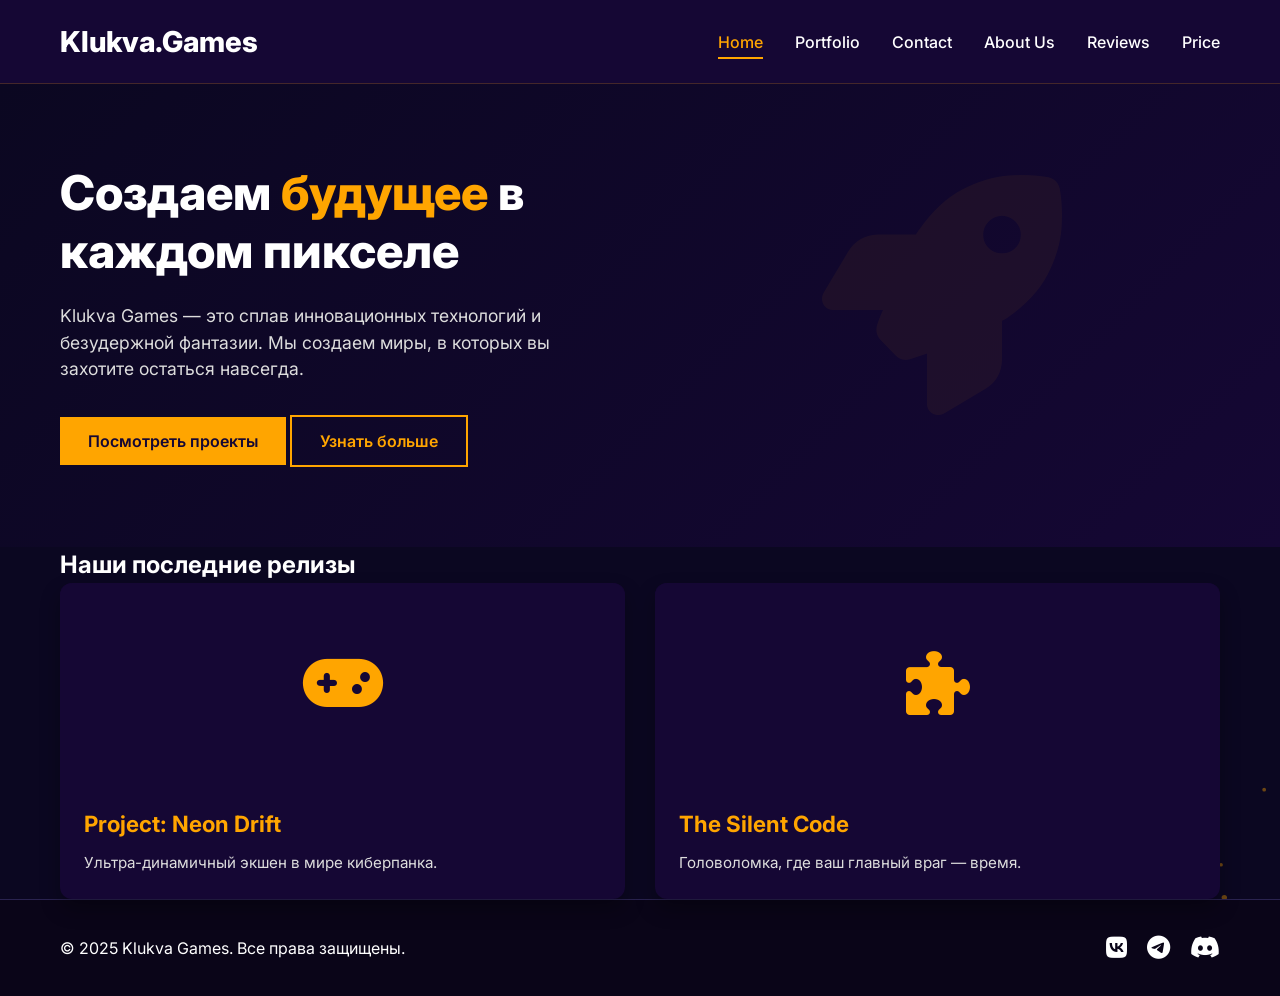
<file: index.html>
<!DOCTYPE html>
<html lang="ru">
<head>
    <meta charset="UTF-8">
    <meta name="viewport" content="width=device-width, initial-scale=1.0">
    <title>Klukva Games | Геймдев нового поколения</title>

    <!-- Yandex.Metrika counter -->
    <script type="text/javascript">
        (function(m,e,t,r,i,k,a){
            m[i]=m[i]||function(){(m[i].a=m[i].a||[]).push(arguments)};
            m[i].l=1*new Date();
            for (var j = 0; j < document.scripts.length; j++) {if (document.scripts[j].src === r) { return; }}
            k=e.createElement(t),a=e.getElementsByTagName(t)[0],k.async=1,k.src=r,a.parentNode.insertBefore(k,a)
        })(window, document,'script','https://mc.yandex.ru/metrika/tag.js?id=109840281', 'ym');

        ym(109840281, 'init', {ssr:true, webvisor:true, clickmap:true, ecommerce:"dataLayer", referrer: document.referrer, url: location.href, accurateTrackBounce:true, trackLinks:true});
    </script>
    <noscript><div><img src="https://mc.yandex.ru/watch/109840281" style="position:absolute; left:-9999px;" alt="" /></div></noscript>
    <!-- /Yandex.Metrika counter -->

    <link rel="stylesheet" href="https://cdnjs.cloudflare.com/ajax/libs/font-awesome/6.0.0-beta3/css/all.min.css">
    <link href="https://fonts.googleapis.com/css2?family=Inter:wght@400;500;600;700;800&display=swap" rel="stylesheet">
    <link rel="stylesheet" href="style.css">
</head>
<body>

    <canvas id="bg-canvas"></canvas>

    <header id="main-header">
        <div class="container header-container">
            <div class="logo">Klukva<span>.</span>Games</div>
            <nav>
                <ul>
                    <li><a href="index.html" class="active">Home</a></li>
                    <li><a href="portfolio.html">Portfolio</a></li>
                    <li><a href="contact.html">Contact</a></li>
                    <li><a href="about.html">About Us</a></li>
                    <li><a href="reviews.html">Reviews</a></li>
                    <li><a href="price.html">Price</a></li>
                </ul>
            </nav>
            <div class="mobile-menu">
                <i class="fas fa-bars"></i>
            </div>
        </div>
    </header>

    <main>
        <section id="hero">
            <div class="container hero-grid">
                <div class="hero-content">
                    <h1 class="reveal active">Создаем <span>будущее</span> в каждом пикселе</h1>
                    <p class="reveal active" style="transition-delay: 0.2s;">
                        Klukva Games — это сплав инновационных технологий и безудержной фантазии. Мы создаем миры, в которых вы захотите остаться навсегда.
                    </p>
                    <div class="btn-group reveal active" style="transition-delay: 0.4s;">
                        <a href="#games" class="btn btn-primary">Посмотреть проекты</a>
                        <a href="#" class="btn btn-secondary">Узнать больше</a>
                    </div>
                </div>
                <div class="hero-image reveal active" style="transition-delay: 0.6s;">
                    <i class="fas fa-rocket" style="font-size: 15rem; color: var(--dark); opacity: 0.05;"></i>
                </div>
            </div>
        </section>

        <section id="games">
            <div class="container">
                <div class="section-header reveal">
                    <h2>Наши последние релизы</h2>
                </div>
                <div class="games-grid" style="display: grid; grid-template-columns: repeat(auto-fit, minmax(350px, 1fr)); gap: 30px;">
                    <div class="game-card reveal">
                        <div class="card-img" style="background: #150734;"><i class="fas fa-gamepad"></i></div>
                        <div class="card-content">
                            <h3>Project: Neon Drift</h3>
                            <p>Ультра-динамичный экшен в мире киберпанка.</p>
                        </div>
                    </div>
                    <div class="game-card reveal" style="transition-delay: 0.2s;">
                        <div class="card-img" style="background: #150734;"><i class="fas fa-puzzle-piece"></i></div>
                        <div class="card-content">
                            <h3>The Silent Code</h3>
                            <p>Головоломка, где ваш главный враг — время.</p>
                        </div>
                    </div>
                </div>
            </div>
        </section>
    </main>

    <footer>
        <div class="container">
            <p>&copy; 2025 Klukva Games. Все права защищены.</p>
            <div class="social">
                <a href="#"><i class="fab fa-vk"></i></a>
                <a href="#"><i class="fab fa-telegram"></i></a>
                <a href="#"><i class="fab fa-discord"></i></a>
            </div>
        </div>
    </footer>

    <script>
        // Мобильное меню
        const menuBtn = document.querySelector('.mobile-menu');
        const navUl = document.querySelector('nav ul');
        menuBtn.addEventListener('click', () => {
            navUl.classList.toggle('show');
        });

        // Эффект появления при скролле
        const observer = new IntersectionObserver((entries) => {
            entries.forEach(entry => {
                if (entry.isIntersecting) entry.target.classList.add('active');
            });
        }, { threshold: 0.1 });
        document.querySelectorAll('.reveal').forEach(el => observer.observe(el));

        // Скролл хедера
        window.addEventListener('scroll', () => {
            const header = document.getElementById('main-header');
            if (window.scrollY > 50) header.classList.add('scrolled');
            else header.classList.remove('scrolled');
        });

        // Canvas фон
        const canvas = document.getElementById('bg-canvas');
        const ctx = canvas.getContext('2d');
        let dots = [];
        function initCanvas() {
            canvas.width = window.innerWidth;
            canvas.height = window.innerHeight;
            dots = [];
            for (let i = 0; i < 50; i++) {
                dots.push({
                    x: Math.random() * canvas.width,
                    y: Math.random() * canvas.height,
                    size: Math.random() * 3 + 1,
                    speed: Math.random() * 0.5 + 0.2
                });
            }
        }
        
        function draw() {
            ctx.clearRect(0, 0, canvas.width, canvas.height);
            ctx.fillStyle = '#FFA500';
            dots.forEach(dot => {
                ctx.beginPath();
                ctx.arc(dot.x, dot.y, dot.size, 0, Math.PI * 2);
                ctx.fill();
                dot.y -= dot.speed;
                if (dot.y < -10) dot.y = canvas.height + 10;
            });
            requestAnimationFrame(draw);
        }
        window.addEventListener('resize', initCanvas);
        initCanvas();
        draw();
    </script>
</body>
</html>
</file>
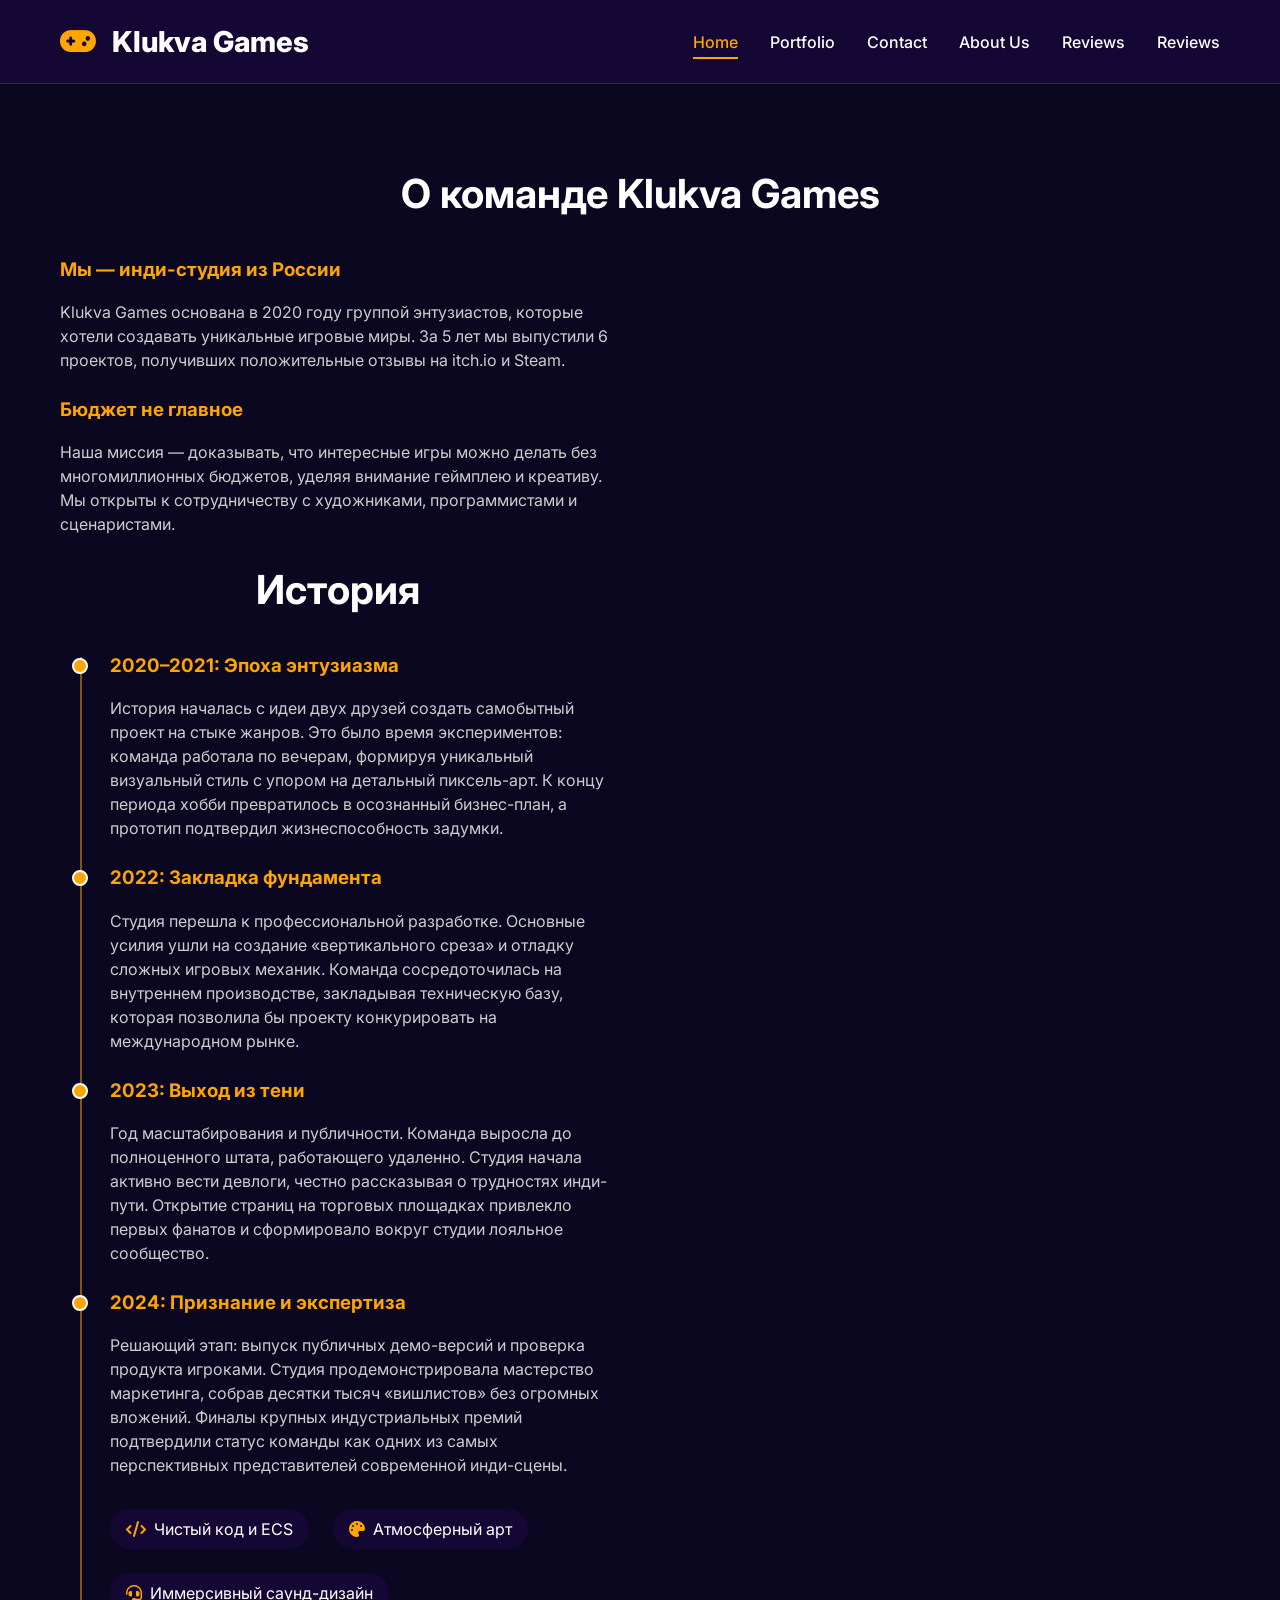
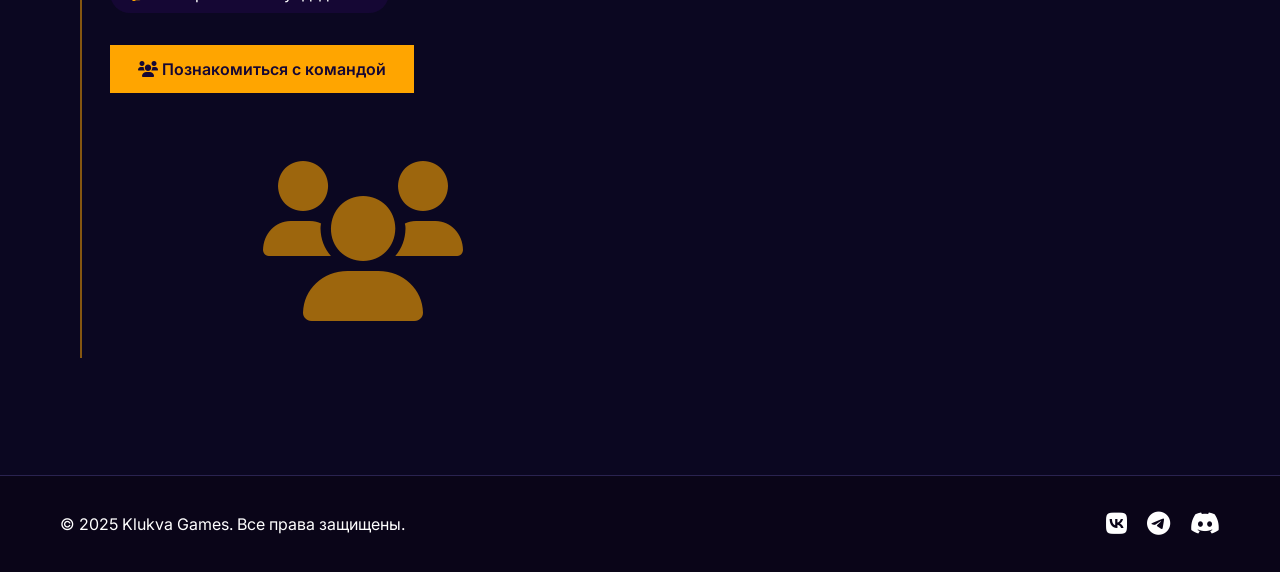
<file: about.html>
<!DOCTYPE html>
<html lang="ru">
<head>
    <meta charset="UTF-8">
    <meta name="viewport" content="width=device-width, initial-scale=1.0">
    <title>Klukva Games | О нас</title>
    <link rel="stylesheet" href="https://cdnjs.cloudflare.com/ajax/libs/font-awesome/6.0.0-beta3/css/all.min.css">
    <link href="https://fonts.googleapis.com/css2?family=Inter:wght@400;500;600;700;800&display=swap" rel="stylesheet">
    <link rel="stylesheet" href="style.css">
</head>
<body>
    <header>
        <div class="container header-container">
            <div class="logo">
                <i class="fas fa-gamepad"></i> Klukva Games
            </div>
            <nav>
                <ul>
                    <li><a href="index.html" class="active">Home</a></li>
                    <li><a href="portfolio.html">Portfolio</a></li>
                    <li><a href="contact.html">Contact</a></li>
                    <li><a href="about.html">About Us</a></li>
                    <li><a href="reviews.html">Reviews</a></li>
                    <li><a href="price.html">Reviews</a></li>
                </ul>
            </nav>
            <div class="mobile-menu">
                <i class="fas fa-bars"></i>
            </div>
        </div>
    </header>

    <main>
        <section id="about">
            <div class="container">
                <h1 class="section-title">О команде Klukva Games</h1>
                <div class="about-content">
                    <div class="about-text">
                        
                        
                        <h3>Мы — инди-студия из России</h3>
                        <p>Klukva Games основана в 2020 году группой энтузиастов, которые хотели создавать уникальные игровые миры. За 5 лет мы выпустили 6 проектов, получивших положительные отзывы на itch.io и Steam.</p>
                        
                        <h3>Бюджет не главное</h3>
                        <p>Наша миссия — доказывать, что интересные игры можно делать без многомиллионных бюджетов, уделяя внимание геймплею и креативу. Мы открыты к сотрудничеству с художниками, программистами и сценаристами.</p>
                        
                        <h1 class="section-title">История</h1>
                        <div class="history-container">
                        <div class="history-item">
                            
                        <h3>2020–2021: Эпоха энтузиазма</h3>
                        <p>История началась с идеи двух друзей создать самобытный проект на стыке жанров. Это было время экспериментов: команда работала по вечерам, формируя уникальный визуальный стиль с упором на детальный пиксель-арт. К концу периода хобби превратилось в осознанный бизнес-план, а прототип подтвердил жизнеспособность задумки.</p>
                        <div class="history-item">
                        <h3>2022: Закладка фундамента</h3>
                        <p>Студия перешла к профессиональной разработке. Основные усилия ушли на создание «вертикального среза» и отладку сложных игровых механик. Команда сосредоточилась на внутреннем производстве, закладывая техническую базу, которая позволила бы проекту конкурировать на международном рынке.</p>
                        <div class="history-item">
                        <h3>2023: Выход из тени</h3>
                        <p>Год масштабирования и публичности. Команда выросла до полноценного штата, работающего удаленно. Студия начала активно вести девлоги, честно рассказывая о трудностях инди-пути. Открытие страниц на торговых площадках привлекло первых фанатов и сформировало вокруг студии лояльное сообщество.</p>
                        <div class="history-item">
                        <h3>2024: Признание и экспертиза</h3>
                        <p>Решающий этап: выпуск публичных демо-версий и проверка продукта игроками. Студия продемонстрировала мастерство маркетинга, собрав десятки тысяч «вишлистов» без огромных вложений. Финалы крупных индустриальных премий подтвердили статус команды как одних из самых перспективных представителей современной инди-сцены.</p>
                        </div>
                        </div>
                        <div class="team-values">
                            <div class="value">
                                <i class="fas fa-code"></i>
                                <span>Чистый код и ECS</span>
                            </div>
                            <div class="value">
                                <i class="fas fa-palette"></i>
                                <span>Атмосферный арт</span>
                            </div>
                            <div class="value">
                                <i class="fas fa-headset"></i>
                                <span>Иммерсивный саунд-дизайн</span>
                            </div>
                        </div>
                        <!-- Новая кнопка для перехода на страницу команды -->
                        <div style="margin-top: 2rem;">
                            <a href="command_describe.html" class="btn btn-primary">
                                <i class="fas fa-users"></i> Познакомиться с командой
                            </a>
                        </div>
                    </div>
                    <div class="about-image">
                        <i class="fas fa-users"></i>
                    </div>
                </div>
            </div>
        </section>
    </main>

    <footer>
        <div class="container">
            <p>&copy; 2025 Klukva Games. Все права защищены.</p>
            <div class="social">
                <a href="#"><i class="fab fa-vk"></i></a>
                <a href="#"><i class="fab fa-telegram"></i></a>
                <a href="#"><i class="fab fa-discord"></i></a>
            </div>
        </div>
    </footer>

    <script>
        const menuBtn = document.querySelector('.mobile-menu');
        const navUl = document.querySelector('nav ul');
        menuBtn.addEventListener('click', () => {
            navUl.classList.toggle('show');
        });
    </script>
</body>
</html>
</file>
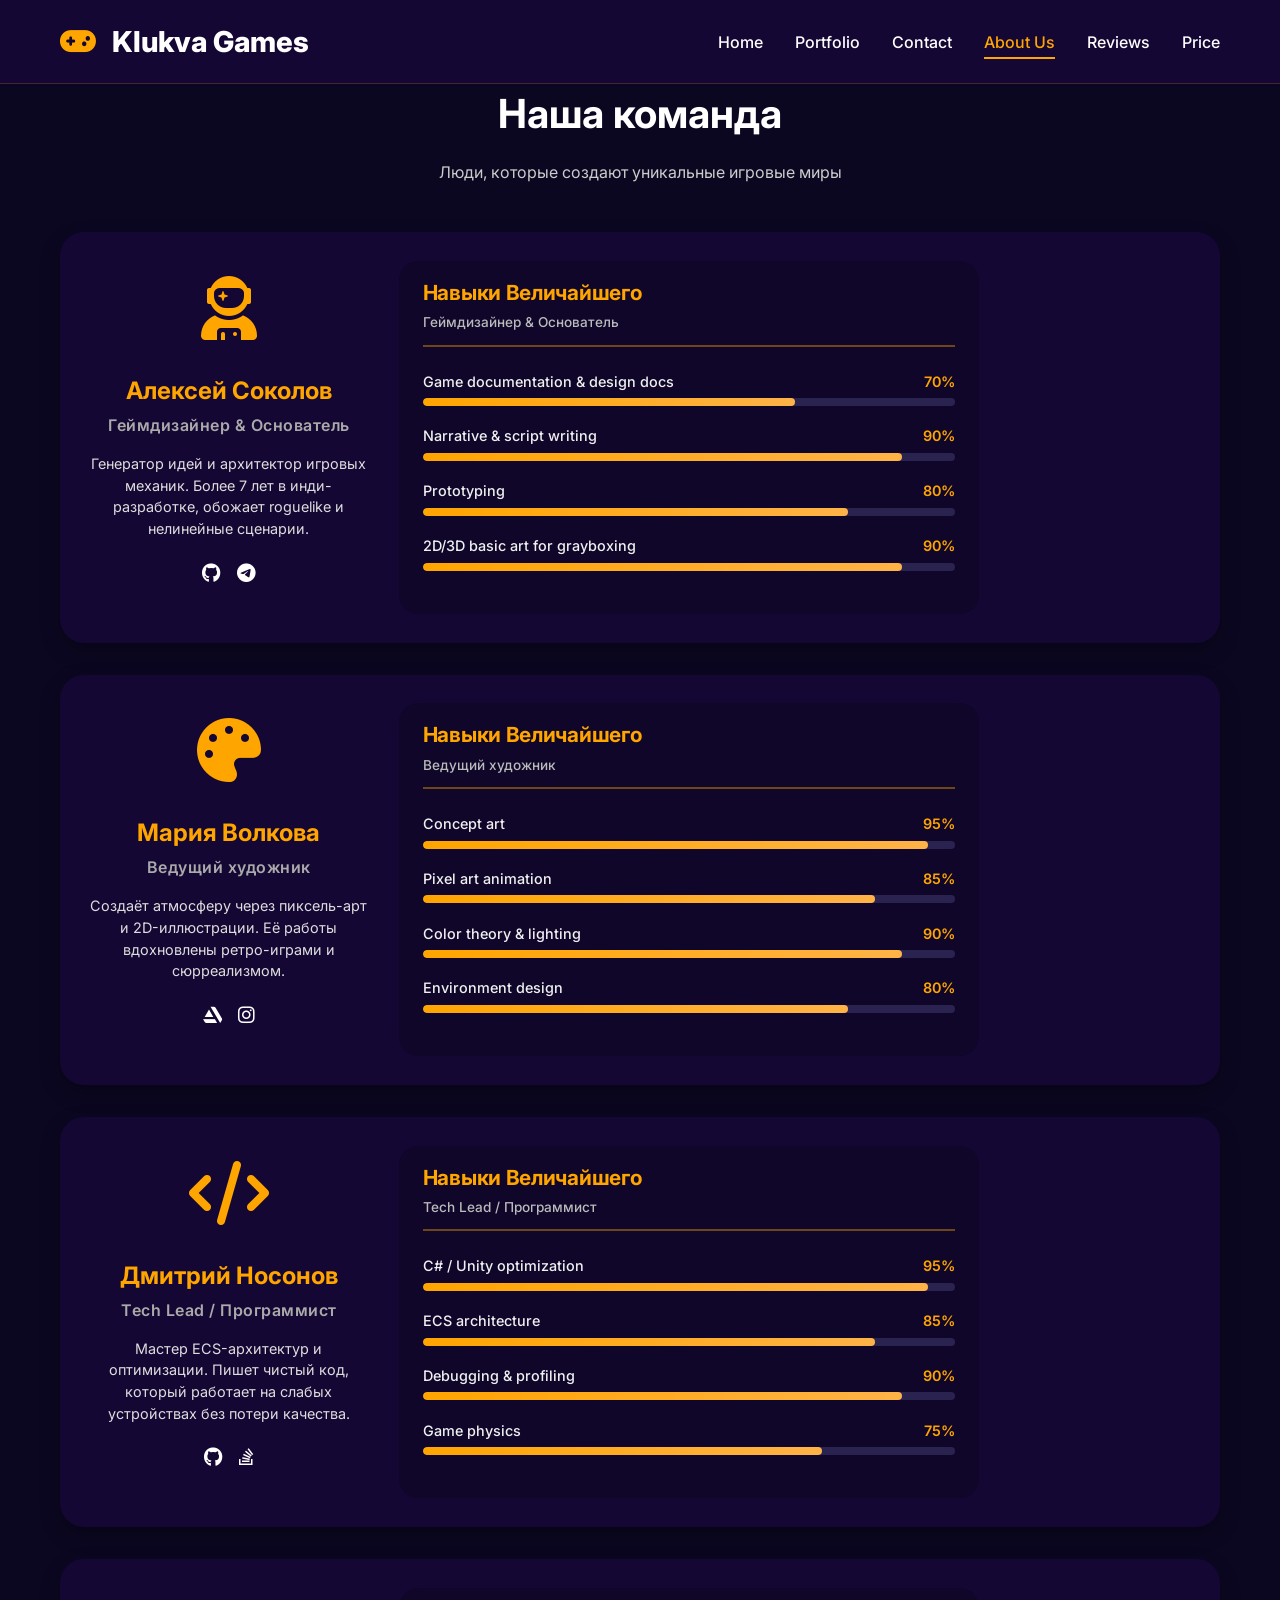
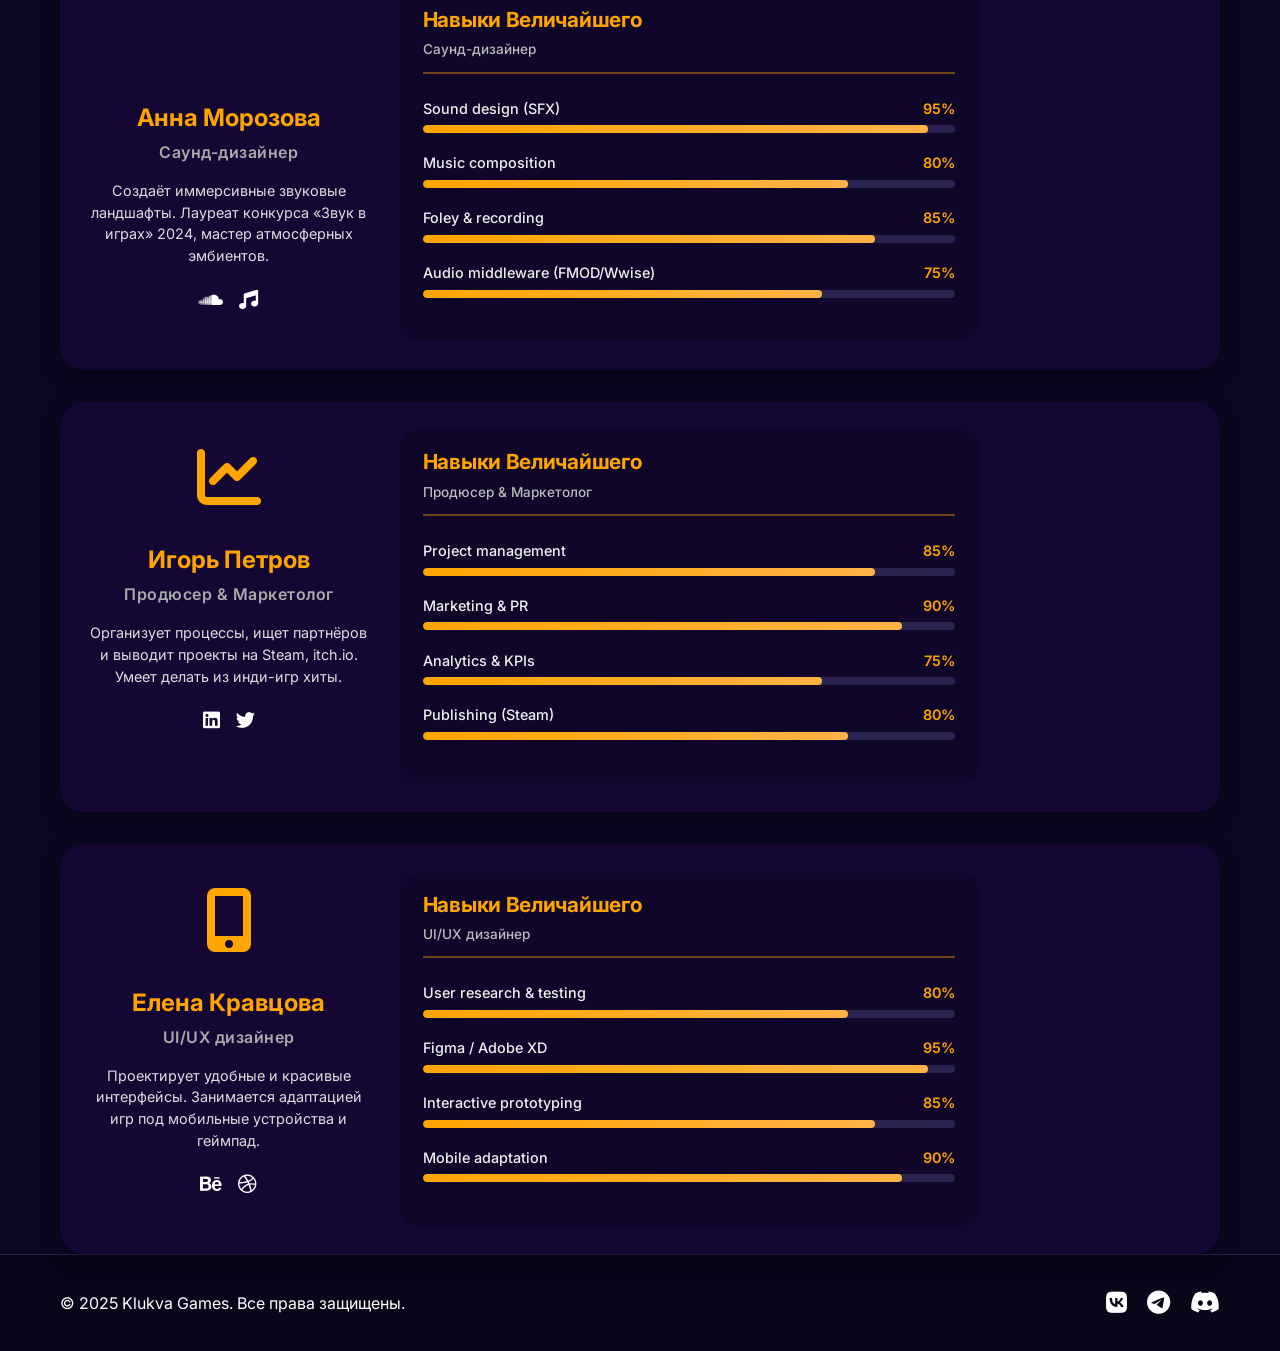
<file: command_describe.html>
<!DOCTYPE html>
<html lang="ru">
<head>
    <meta charset="UTF-8">
    <meta name="viewport" content="width=device-width, initial-scale=1.0">
    <title>Klukva Games | Наша команда</title>
    <link rel="stylesheet" href="https://cdnjs.cloudflare.com/ajax/libs/font-awesome/6.0.0-beta3/css/all.min.css">
    <link href="https://fonts.googleapis.com/css2?family=Inter:wght@400;500;600;700;800&display=swap" rel="stylesheet">
    <link rel="stylesheet" href="style.css">
    <link rel="stylesheet" href="describe-task-style.css">
</head>
<body>
    <header>
        <div class="container header-container">
            <div class="logo">
                <i class="fas fa-gamepad"></i> Klukva Games
            </div>
            <nav>
                <ul>
                    <li><a href="index.html">Home</a></li>
                    <li><a href="portfolio.html">Portfolio</a></li>
                    <li><a href="contact.html">Contact</a></li>
                    <li><a href="about.html" class="active">About Us</a></li>
                    <li><a href="reviews.html">Reviews</a></li>
                    <li><a href="price.html">Price</a></li>
                </ul>
            </nav>
            <div class="mobile-menu">
                <i class="fas fa-bars"></i>
            </div>
        </div>
    </header>

    <main>
        <section id="command">
            <div class="container">
                <h1 class="section-title">Наша команда</h1>
                <p class="section-subtitle">Люди, которые создают уникальные игровые миры</p>

                <div class="team-grid">
                    <!-- 1. Алексей Соколов (Геймдизайнер) -->
                    <div class="team-card">
                        <div class="team-left">
                            <div class="team-avatar"><i class="fas fa-user-astronaut"></i></div>
                            <h3>Алексей Соколов</h3>
                            <div class="team-role">Геймдизайнер & Основатель</div>
                            <div class="team-desc">Генератор идей и архитектор игровых механик. Более 7 лет в инди-разработке, обожает roguelike и нелинейные сценарии.</div>
                            <div class="team-social"><a href="#"><i class="fab fa-github"></i></a><a href="#"><i class="fab fa-telegram"></i></a></div>
                        </div>
                        <div class="team-right">
                            <div class="skills-header">
                                <h4>Навыки Величайшего</h4>
                                <div class="skills-sub">Геймдизайнер & Основатель</div>
                            </div>
                            <div class="skill-item" data-member="Алексей Соколов" data-skill="Game documentation & design docs" title="Просмотреть задачи">
                                <div class="skill-info"><span class="skill-name">Game documentation & design docs</span><span class="skill-percent">70%</span></div>
                                <div class="skill-bar-bg"><div class="skill-bar-fill" style="width:70%"></div></div>
                            </div>
                            <div class="skill-item" data-member="Алексей Соколов" data-skill="Narrative & script writing" title="Просмотреть задачи">
                                <div class="skill-info"><span class="skill-name">Narrative & script writing</span><span class="skill-percent">90%</span></div>
                                <div class="skill-bar-bg"><div class="skill-bar-fill" style="width:90%"></div></div>
                            </div>
                            <div class="skill-item" data-member="Алексей Соколов" data-skill="Prototyping" title="Просмотреть задачи">
                                <div class="skill-info"><span class="skill-name">Prototyping</span><span class="skill-percent">80%</span></div>
                                <div class="skill-bar-bg"><div class="skill-bar-fill" style="width:80%"></div></div>
                            </div>
                            <div class="skill-item" data-member="Алексей Соколов" data-skill="2D/3D basic art for grayboxing" title="Просмотреть задачи">
                                <div class="skill-info"><span class="skill-name">2D/3D basic art for grayboxing</span><span class="skill-percent">90%</span></div>
                                <div class="skill-bar-bg"><div class="skill-bar-fill" style="width:90%"></div></div>
                            </div>
                        </div>
                    </div>

                    <!-- 2. Мария Волкова -->
                    <div class="team-card">
                        <div class="team-left">
                            <div class="team-avatar"><i class="fas fa-palette"></i></div>
                            <h3>Мария Волкова</h3>
                            <div class="team-role">Ведущий художник</div>
                            <div class="team-desc">Создаёт атмосферу через пиксель-арт и 2D-иллюстрации. Её работы вдохновлены ретро-играми и сюрреализмом.</div>
                            <div class="team-social"><a href="#"><i class="fab fa-artstation"></i></a><a href="#"><i class="fab fa-instagram"></i></a></div>
                        </div>
                        <div class="team-right">
                            <div class="skills-header"><h4>Навыки Величайшего</h4><div class="skills-sub">Ведущий художник</div></div>
                            <div class="skill-item" data-member="Мария Волкова" data-skill="Concept art" title="Просмотреть задачи">
                                <div class="skill-info"><span class="skill-name">Concept art</span><span class="skill-percent">95%</span></div><div class="skill-bar-bg"><div class="skill-bar-fill" style="width:95%"></div></div>
                            </div>
                            <div class="skill-item" data-member="Мария Волкова" data-skill="Pixel art animation" title="Просмотреть задачи">
                                <div class="skill-info"><span class="skill-name">Pixel art animation</span><span class="skill-percent">85%</span></div><div class="skill-bar-bg"><div class="skill-bar-fill" style="width:85%"></div></div>
                            </div>
                            <div class="skill-item" data-member="Мария Волкова" data-skill="Color theory & lighting" title="Просмотреть задачи">
                                <div class="skill-info"><span class="skill-name">Color theory & lighting</span><span class="skill-percent">90%</span></div><div class="skill-bar-bg"><div class="skill-bar-fill" style="width:90%"></div></div>
                            </div>
                            <div class="skill-item" data-member="Мария Волкова" data-skill="Environment design" title="Просмотреть задачи">
                                <div class="skill-info"><span class="skill-name">Environment design</span><span class="skill-percent">80%</span></div><div class="skill-bar-bg"><div class="skill-bar-fill" style="width:80%"></div></div>
                            </div>
                        </div>
                    </div>

                    <!-- 3. Дмитрий Клюев -->
                    <div class="team-card">
                        <div class="team-left">
                            <div class="team-avatar"><i class="fas fa-code"></i></div>
                            <h3>Дмитрий Носонов</h3>
                            <div class="team-role">Tech Lead / Программист</div>
                            <div class="team-desc">Мастер ECS-архитектур и оптимизации. Пишет чистый код, который работает на слабых устройствах без потери качества.</div>
                            <div class="team-social"><a href="#"><i class="fab fa-github"></i></a><a href="#"><i class="fab fa-stack-overflow"></i></a></div>
                        </div>
                        <div class="team-right">
                            <div class="skills-header"><h4>Навыки Величайшего</h4><div class="skills-sub">Tech Lead / Программист</div></div>
                            <div class="skill-item" data-member="Дмитрий Клюев" data-skill="C# / Unity optimization" title="Просмотреть задачи">
                                <div class="skill-info"><span class="skill-name">C# / Unity optimization</span><span class="skill-percent">95%</span></div><div class="skill-bar-bg"><div class="skill-bar-fill" style="width:95%"></div></div>
                            </div>
                            <div class="skill-item" data-member="Дмитрий Клюев" data-skill="ECS architecture" title="Просмотреть задачи">
                                <div class="skill-info"><span class="skill-name">ECS architecture</span><span class="skill-percent">85%</span></div><div class="skill-bar-bg"><div class="skill-bar-fill" style="width:85%"></div></div>
                            </div>
                            <div class="skill-item" data-member="Дмитрий Клюев" data-skill="Debugging & profiling" title="Просмотреть задачи">
                                <div class="skill-info"><span class="skill-name">Debugging & profiling</span><span class="skill-percent">90%</span></div><div class="skill-bar-bg"><div class="skill-bar-fill" style="width:90%"></div></div>
                            </div>
                            <div class="skill-item" data-member="Дмитрий Клюев" data-skill="Game physics" title="Просмотреть задачи">
                                <div class="skill-info"><span class="skill-name">Game physics</span><span class="skill-percent">75%</span></div><div class="skill-bar-bg"><div class="skill-bar-fill" style="width:75%"></div></div>
                            </div>
                        </div>
                    </div>

                    <!-- 4. Анна Морозова -->
                    <div class="team-card">
                        <div class="team-left">
                            <div class="team-avatar"><i class="fas fa-head-side-vr"></i></div>
                            <h3>Анна Морозова</h3>
                            <div class="team-role">Саунд-дизайнер</div>
                            <div class="team-desc">Создаёт иммерсивные звуковые ландшафты. Лауреат конкурса «Звук в играх» 2024, мастер атмосферных эмбиентов.</div>
                            <div class="team-social"><a href="#"><i class="fab fa-soundcloud"></i></a><a href="#"><i class="fas fa-music"></i></a></div>
                        </div>
                        <div class="team-right">
                            <div class="skills-header"><h4>Навыки Величайшего</h4><div class="skills-sub">Саунд-дизайнер</div></div>
                            <div class="skill-item" data-member="Анна Морозова" data-skill="Sound design (SFX)" title="Просмотреть задачи">
                                <div class="skill-info"><span class="skill-name">Sound design (SFX)</span><span class="skill-percent">95%</span></div><div class="skill-bar-bg"><div class="skill-bar-fill" style="width:95%"></div></div>
                            </div>
                            <div class="skill-item" data-member="Анна Морозова" data-skill="Music composition" title="Просмотреть задачи">
                                <div class="skill-info"><span class="skill-name">Music composition</span><span class="skill-percent">80%</span></div><div class="skill-bar-bg"><div class="skill-bar-fill" style="width:80%"></div></div>
                            </div>
                            <div class="skill-item" data-member="Анна Морозова" data-skill="Foley & recording" title="Просмотреть задачи">
                                <div class="skill-info"><span class="skill-name">Foley & recording</span><span class="skill-percent">85%</span></div><div class="skill-bar-bg"><div class="skill-bar-fill" style="width:85%"></div></div>
                            </div>
                            <div class="skill-item" data-member="Анна Морозова" data-skill="Audio middleware (FMOD/Wwise)" title="Просмотреть задачи">
                                <div class="skill-info"><span class="skill-name">Audio middleware (FMOD/Wwise)</span><span class="skill-percent">75%</span></div><div class="skill-bar-bg"><div class="skill-bar-fill" style="width:75%"></div></div>
                            </div>
                        </div>
                    </div>

                    <!-- 5. Игорь Петров -->
                    <div class="team-card">
                        <div class="team-left">
                            <div class="team-avatar"><i class="fas fa-chart-line"></i></div>
                            <h3>Игорь Петров</h3>
                            <div class="team-role">Продюсер & Маркетолог</div>
                            <div class="team-desc">Организует процессы, ищет партнёров и выводит проекты на Steam, itch.io. Умеет делать из инди-игр хиты.</div>
                            <div class="team-social"><a href="#"><i class="fab fa-linkedin"></i></a><a href="#"><i class="fab fa-twitter"></i></a></div>
                        </div>
                        <div class="team-right">
                            <div class="skills-header"><h4>Навыки Величайшего</h4><div class="skills-sub">Продюсер & Маркетолог</div></div>
                            <div class="skill-item" data-member="Игорь Петров" data-skill="Project management" title="Просмотреть задачи">
                                <div class="skill-info"><span class="skill-name">Project management</span><span class="skill-percent">85%</span></div><div class="skill-bar-bg"><div class="skill-bar-fill" style="width:85%"></div></div>
                            </div>
                            <div class="skill-item" data-member="Игорь Петров" data-skill="Marketing & PR" title="Просмотреть задачи">
                                <div class="skill-info"><span class="skill-name">Marketing & PR</span><span class="skill-percent">90%</span></div><div class="skill-bar-bg"><div class="skill-bar-fill" style="width:90%"></div></div>
                            </div>
                            <div class="skill-item" data-member="Игорь Петров" data-skill="Analytics & KPIs" title="Просмотреть задачи">
                                <div class="skill-info"><span class="skill-name">Analytics & KPIs</span><span class="skill-percent">75%</span></div><div class="skill-bar-bg"><div class="skill-bar-fill" style="width:75%"></div></div>
                            </div>
                            <div class="skill-item" data-member="Игорь Петров" data-skill="Publishing (Steam)" title="Просмотреть задачи">
                                <div class="skill-info"><span class="skill-name">Publishing (Steam)</span><span class="skill-percent">80%</span></div><div class="skill-bar-bg"><div class="skill-bar-fill" style="width:80%"></div></div>
                            </div>
                        </div>
                    </div>

                    <!-- 6. Елена Кравцова -->
                    <div class="team-card">
                        <div class="team-left">
                            <div class="team-avatar"><i class="fas fa-mobile-alt"></i></div>
                            <h3>Елена Кравцова</h3>
                            <div class="team-role">UI/UX дизайнер</div>
                            <div class="team-desc">Проектирует удобные и красивые интерфейсы. Занимается адаптацией игр под мобильные устройства и геймпад.</div>
                            <div class="team-social"><a href="#"><i class="fab fa-behance"></i></a><a href="#"><i class="fab fa-dribbble"></i></a></div>
                        </div>
                        <div class="team-right">
                            <div class="skills-header"><h4>Навыки Величайшего</h4><div class="skills-sub">UI/UX дизайнер</div></div>
                            <div class="skill-item" data-member="Елена Кравцова" data-skill="User research & testing" title="Просмотреть задачи">
                                <div class="skill-info"><span class="skill-name">User research & testing</span><span class="skill-percent">80%</span></div><div class="skill-bar-bg"><div class="skill-bar-fill" style="width:80%"></div></div>
                            </div>
                            <div class="skill-item" data-member="Елена Кравцова" data-skill="Figma / Adobe XD" title="Просмотреть задачи">
                                <div class="skill-info"><span class="skill-name">Figma / Adobe XD</span><span class="skill-percent">95%</span></div><div class="skill-bar-bg"><div class="skill-bar-fill" style="width:95%"></div></div>
                            </div>
                            <div class="skill-item" data-member="Елена Кравцова" data-skill="Interactive prototyping" title="Просмотреть задачи">
                                <div class="skill-info"><span class="skill-name">Interactive prototyping</span><span class="skill-percent">85%</span></div><div class="skill-bar-bg"><div class="skill-bar-fill" style="width:85%"></div></div>
                            </div>
                            <div class="skill-item" data-member="Елена Кравцова" data-skill="Mobile adaptation" title="Просмотреть задачи">
                                <div class="skill-info"><span class="skill-name">Mobile adaptation</span><span class="skill-percent">90%</span></div><div class="skill-bar-bg"><div class="skill-bar-fill" style="width:90%"></div></div>
                            </div>
                        </div>
                    </div>
                </div>
            </div>
        </section>
    </main>

    <footer>
        <div class="container">
            <p>&copy; 2025 Klukva Games. Все права защищены.</p>
            <div class="social">
                <a href="#"><i class="fab fa-vk"></i></a>
                <a href="#"><i class="fab fa-telegram"></i></a>
                <a href="#"><i class="fab fa-discord"></i></a>
            </div>
        </div>
    </footer>

    <!-- Модальное окно -->
    <div id="taskModal" class="modal">
        <div class="modal-content">
            <div class="modal-header">
                <h3 id="modalTitle">Задачи по навыку</h3>
                <span class="close-modal">&times;</span>
            </div>
            <div class="modal-body">
                <p><strong>Участник:</strong> <span id="memberName"></span></p>
                <p><strong>Навык:</strong> <span id="skillName"></span></p>
                <p><strong>Выполненные задачи:</strong></p>
                <ul id="tasksList"></ul>
            </div>
        </div>
    </div>

    <script src="describe-task-logic.js"></script>
</body>
</html>
</file>
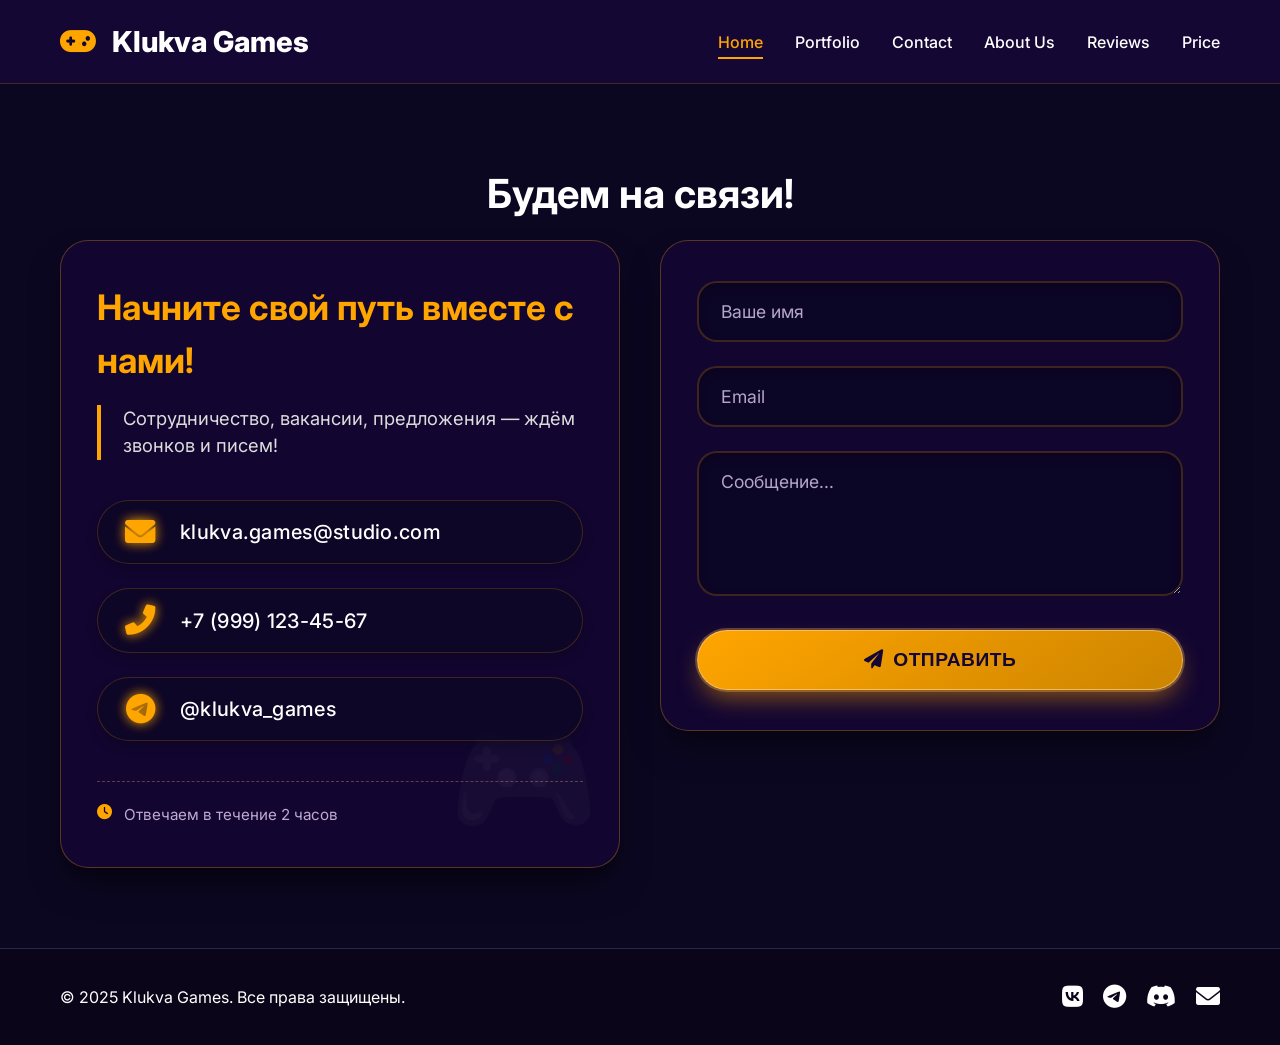
<file: contact.html>
<!DOCTYPE html>
<html lang="ru">
<head>
    <meta charset="UTF-8">
    <meta name="viewport" content="width=device-width, initial-scale=1.0">
    <title>Klukva Games | Контакты</title>
    <link rel="stylesheet" href="https://cdnjs.cloudflare.com/ajax/libs/font-awesome/6.0.0-beta3/css/all.min.css">
    <link href="https://fonts.googleapis.com/css2?family=Inter:wght@400;500;600;700;800&display=swap" rel="stylesheet">
    <link rel="stylesheet" href="style.css">
</head>
<body>
    <header>
        <div class="container header-container">
            <div class="logo">
                <i class="fas fa-gamepad"></i> Klukva Games
            </div>
            <nav>
                <ul>
                    <li><a href="index.html" class="active">Home</a></li>
                    <li><a href="portfolio.html">Portfolio</a></li>
                    <li><a href="contact.html">Contact</a></li>
                    <li><a href="about.html">About Us</a></li>
                    <li><a href="reviews.html">Reviews</a></li>
                    <li><a href="price.html">Price</a></li>
                </ul>
            </nav>
            <div class="mobile-menu">
                <i class="fas fa-bars"></i>
            </div>
        </div>
    </header>

    <main>
        <section id="contact-page">
            <div class="container">
                <h1 class="section-title">Будем на связи!</h1>
                <div class="contact-grid">
                    <div class="contact-info">
                        <h2>Начните свой путь вместе с нами!</h2>
                        <p>Сотрудничество, вакансии, предложения — ждём звонков и писем!</p>
                        <div class="contact-details">
                            <div class="contact-item">
                                <i class="fas fa-envelope"></i>
                                <span>klukva.games@studio.com</span>
                            </div>
                            <div class="contact-item">
                                <i class="fas fa-phone-alt"></i>
                                <span>+7 (999) 123-45-67</span>
                            </div>
                            <div class="contact-item">
                                <i class="fab fa-telegram"></i>
                                <span>@klukva_games</span>
                            </div>
                        </div>
                        <div style="margin-top: 40px; font-size: 0.95rem; color: #bfaad0; border-top: 1px dashed #ffae7a55; padding-top: 22px; display: flex; gap: 12px;">
                            <i class="fas fa-clock" style="color: #FFA500;"></i> Отвечаем в течение 2 часов
                        </div>
                    </div>

                    <div class="contact-form">
                        <form action="#" method="post">
                            <input type="text" placeholder="Ваше имя" required>
                            <input type="email" placeholder="Email" required>
                            <textarea rows="5" placeholder="Сообщение..."></textarea>
                            <button type="submit" class="btn-glow">
                                <i class="fas fa-paper-plane" style="margin-right: 10px;"></i>Отправить
                            </button>
                        </form>
                    </div>
                </div>
            </div>
        </section>
    </main>

    <footer>
        <div class="container">
            <p>&copy; 2025 Klukva Games. Все права защищены.</p>
            <div class="social">
                <a href="#" aria-label="VK"><i class="fab fa-vk"></i></a>
                <a href="#" aria-label="Telegram"><i class="fab fa-telegram"></i></a>
                <a href="#" aria-label="Discord"><i class="fab fa-discord"></i></a>
                <a href="#" aria-label="Email"><i class="fas fa-envelope"></i></a>
            </div>
        </div>
    </footer>

    <script>
        const menuBtn = document.querySelector('.mobile-menu');
        const navUl = document.querySelector('nav ul');
        if (menuBtn && navUl) {
            menuBtn.addEventListener('click', (e) => {
                e.stopPropagation();
                navUl.classList.toggle('show');
            });
            navUl.querySelectorAll('a').forEach(link => {
                link.addEventListener('click', () => {
                    navUl.classList.remove('show');
                });
            });
            document.addEventListener('click', (e) => {
                if (!navUl.contains(e.target) && !menuBtn.contains(e.target)) {
                    navUl.classList.remove('show');
                }
            });
        }
    </script>
</body>
</html>
</file>
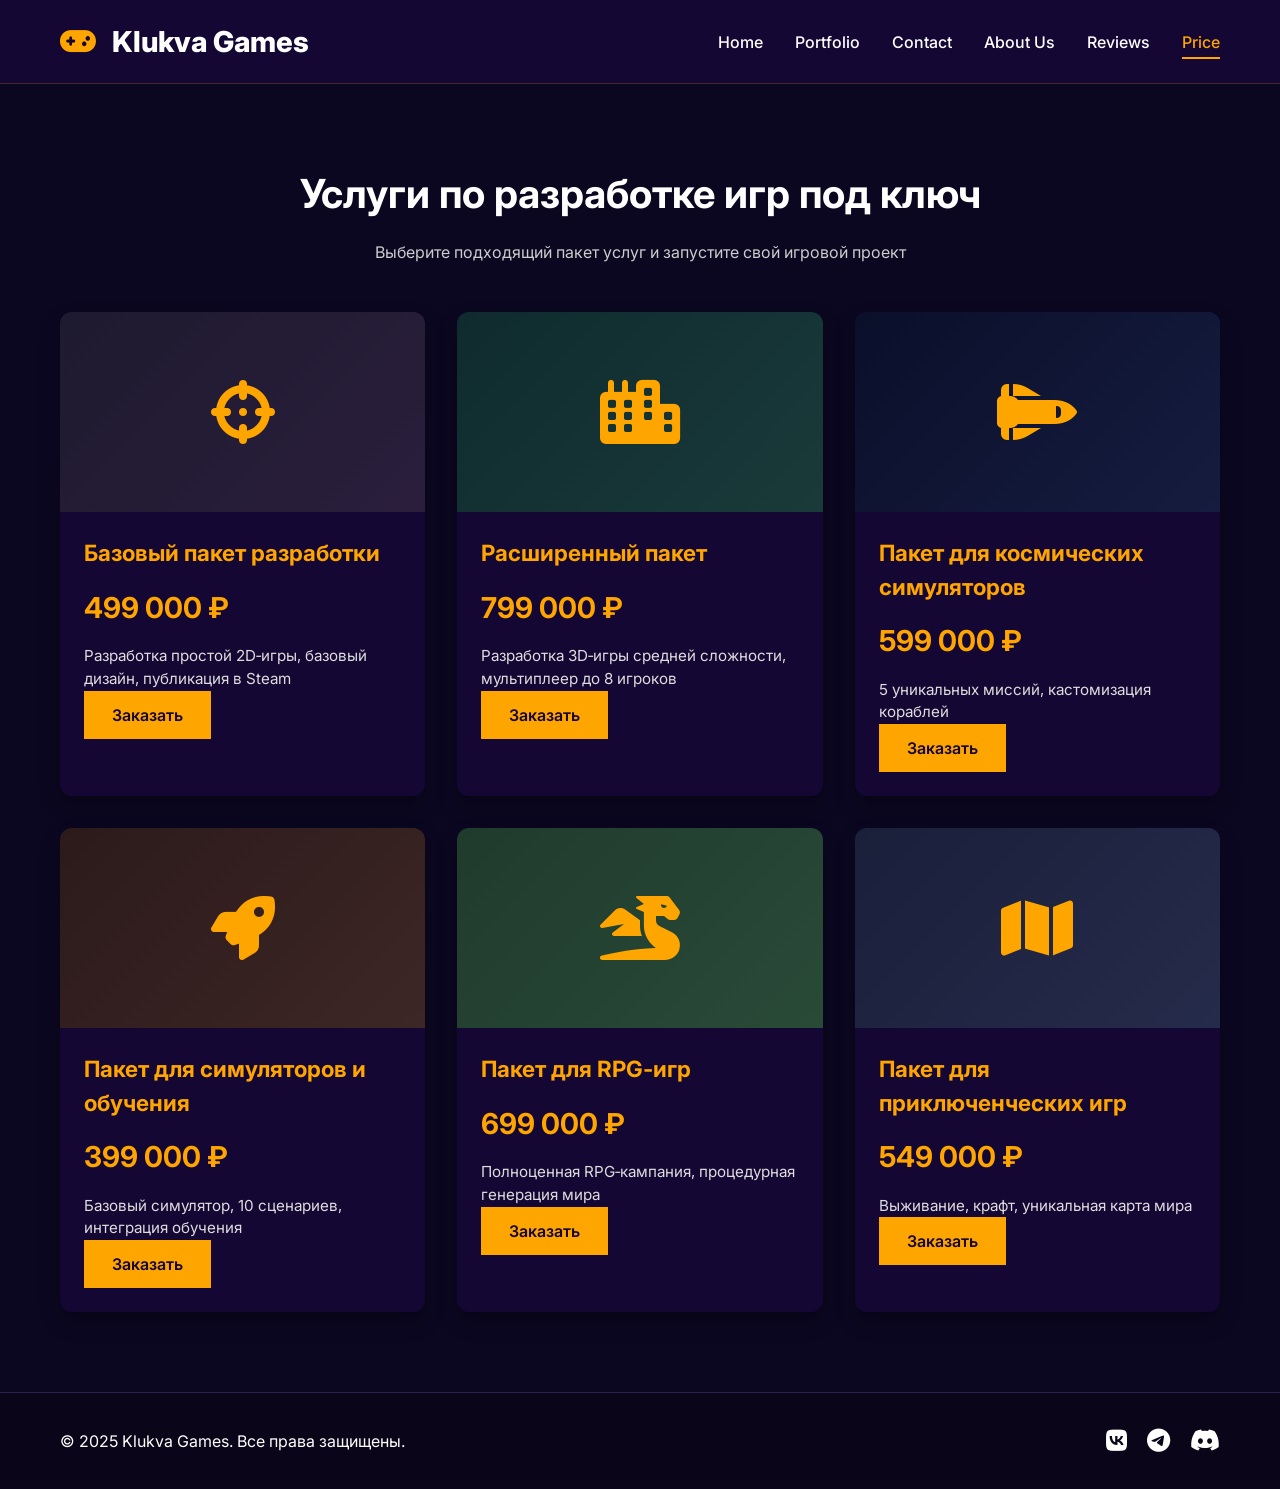
<file: price.html>
<!DOCTYPE html>
<html lang="ru">
<head>
    <meta charset="UTF-8">
    <meta name="viewport" content="width=device-width, initial-scale=1.0">
    <title>Klukva Games | Цены</title>
    <link rel="stylesheet" href="https://cdnjs.cloudflare.com/ajax/libs/font-awesome/6.0.0-beta3/css/all.min.css">
    <link href="https://fonts.googleapis.com/css2?family=Inter:wght@400;500;600;700;800&display=swap" rel="stylesheet">
    <link rel="stylesheet" href="style.css">
</head>
<body>
    <header>
        <div class="container header-container">
            <div class="logo"><i class="fas fa-gamepad"></i> Klukva Games</div>
            <nav>
                <ul>
                    <li><a href="index.html">Home</a></li>
                    <li><a href="portfolio.html">Portfolio</a></li>
                    <li><a href="contact.html">Contact</a></li>
                    <li><a href="about.html">About Us</a></li>
                    <li><a href="reviews.html">Reviews</a></li>
                    <li><a href="price.html" class="active">Price</a></li>
                </ul>
            </nav>
            <div class="mobile-menu"><i class="fas fa-bars"></i></div>
        </div>
    </header>

    <main>
        <section id="pricing" style="padding: 80px 0;">
            <div class="container">
                <h1 class="section-title">Услуги по разработке игр под ключ</h1>
                <p class="section-subtitle">Выберите подходящий пакет услуг и запустите свой игровой проект</p>
                <div class="portfolio-grid">
                    <div class="game-card"><div class="card-img" style="background: linear-gradient(135deg, #1e1a2f, #2a1e3c);"><i class="fas fa-crosshairs"></i></div><div class="card-content"><h3>Базовый пакет разработки</h3><div class="price">499 000 ₽</div><p>Разработка простой 2D‑игры, базовый дизайн, публикация в Steam</p><a href="#" class="btn btn-primary">Заказать</a></div></div>
                    <div class="game-card"><div class="card-img" style="background: linear-gradient(135deg, #0f2b2d, #1a3a3a);"><i class="fas fa-city"></i></div><div class="card-content"><h3>Расширенный пакет</h3><div class="price">799 000 ₽</div><p>Разработка 3D‑игры средней сложности, мультиплеер до 8 игроков</p><a href="#" class="btn btn-primary">Заказать</a></div></div>
                    <div class="game-card"><div class="card-img" style="background: linear-gradient(135deg, #0a0f2a, #161c3f);"><i class="fas fa-space-shuttle"></i></div><div class="card-content"><h3>Пакет для космических симуляторов</h3><div class="price">599 000 ₽</div><p>5 уникальных миссий, кастомизация кораблей</p><a href="#" class="btn btn-primary">Заказать</a></div></div>
                    <div class="game-card"><div class="card-img" style="background: linear-gradient(135deg, #2c1a1a, #3d2626);"><i class="fas fa-rocket"></i></div><div class="card-content"><h3>Пакет для симуляторов и обучения</h3><div class="price">399 000 ₽</div><p>Базовый симулятор, 10 сценариев, интеграция обучения</p><a href="#" class="btn btn-primary">Заказать</a></div></div>
                    <div class="game-card"><div class="card-img" style="background: linear-gradient(135deg, #1f3b2c, #2a4a38);"><i class="fas fa-dragon"></i></div><div class="card-content"><h3>Пакет для RPG‑игр</h3><div class="price">699 000 ₽</div><p>Полноценная RPG‑кампания, процедурная генерация мира</p><a href="#" class="btn btn-primary">Заказать</a></div></div>
                    <div class="game-card"><div class="card-img" style="background: linear-gradient(135deg, #1a1f3a, #252b4a);"><i class="fas fa-map"></i></div><div class="card-content"><h3>Пакет для приключенческих игр</h3><div class="price">549 000 ₽</div><p>Выживание, крафт, уникальная карта мира</p><a href="#" class="btn btn-primary">Заказать</a></div></div>
                </div>
            </div>
        </section>
    </main>

    <footer>
        <div class="container">
            <p>&copy; 2025 Klukva Games. Все права защищены.</p>
            <div class="social">
                <a href="#"><i class="fab fa-vk"></i></a>
                <a href="#"><i class="fab fa-telegram"></i></a>
                <a href="#"><i class="fab fa-discord"></i></a>
            </div>
        </div>
    </footer>

    <script>
        const menuBtn = document.querySelector('.mobile-menu');
        const navUl = document.querySelector('nav ul');
        menuBtn.addEventListener('click', () => { navUl.classList.toggle('show'); });
    </script>
</body>
</html>
</file>
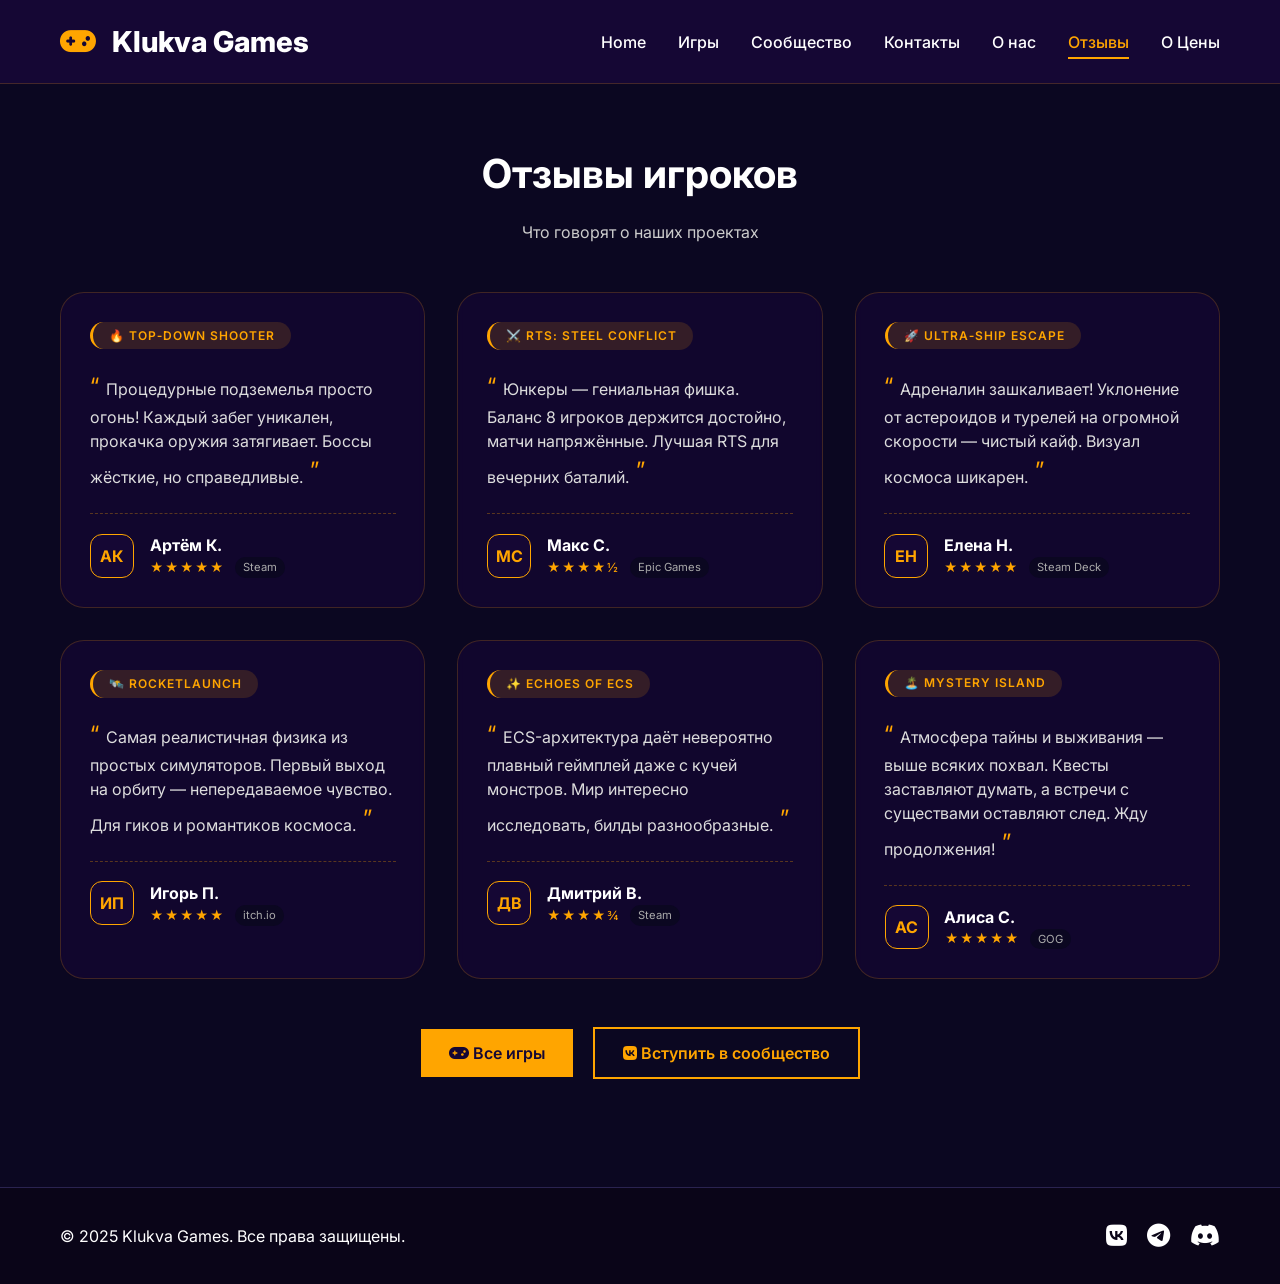
<file: reviews.html>
<!DOCTYPE html>
<html lang="ru">
<head>
    <meta charset="UTF-8">
    <meta name="viewport" content="width=device-width, initial-scale=1.0">
    <title>Klukva Games | Отзывы игроков</title>
    <link rel="stylesheet" href="https://cdnjs.cloudflare.com/ajax/libs/font-awesome/6.0.0-beta3/css/all.min.css">
    <link href="https://fonts.googleapis.com/css2?family=Inter:wght@400;500;600;700;800&display=swap" rel="stylesheet">
    <link rel="stylesheet" href="style.css">
</head>
<body>
    <header>
        <div class="container header-container">
            <div class="logo">
                <i class="fas fa-gamepad"></i> Klukva Games
            </div>
            <nav>
                <ul>
                    <li><a href="index.html">Home</a></li>
                    <li><a href="portfolio.html">Игры</a></li>  <!-- Ссылка на портфолио -->
                    <li><a href="https://vk.com/klyukva_games" target="_blank">Сообщество</a></li> <!-- Внешняя ссылка на ВК -->
                    <li><a href="contact.html">Контакты</a></li>
                    <li><a href="about.html">О нас</a></li>
                    <li><a href="reviews.html" class="active">Отзывы</a></li>
                    <li><a href="price.html">О Цены</a></li>
                    
                    
                </ul>
            </nav>
            <div class="mobile-menu">
                <i class="fas fa-bars"></i>
            </div>
        </div>
    </header>

    <main>
        <section id="reviews" style="padding: 60px 0;">
            <div class="container">
                <h1 class="section-title">Отзывы игроков</h1>
                <p class="section-subtitle">Что говорят о наших проектах</p>

                <div class="reviews-grid">
                    <!-- 1 -->
                    <div class="review-card">
                        <span class="game-badge">🔥 Top‑Down Shooter</span>
                        <div class="review-text">
                            Процедурные подземелья просто огонь! Каждый забег уникален, прокачка оружия затягивает. Боссы жёсткие, но справедливые.
                        </div>
                        <div class="reviewer">
                            <div class="avatar">АК</div>
                            <div class="reviewer-info">
                                <div class="reviewer-name">Артём К.</div>
                                <div class="reviewer-meta">
                                    <span class="stars">★★★★★</span>
                                    <span class="platform">Steam</span>
                                </div>
                            </div>
                        </div>
                    </div>

                    <!-- 2 -->
                    <div class="review-card">
                        <span class="game-badge">⚔️ RTS: Steel Conflict</span>
                        <div class="review-text">
                            Юнкеры — гениальная фишка. Баланс 8 игроков держится достойно, матчи напряжённые. Лучшая RTS для вечерних баталий.
                        </div>
                        <div class="reviewer">
                            <div class="avatar">МС</div>
                            <div class="reviewer-info">
                                <div class="reviewer-name">Макс С.</div>
                                <div class="reviewer-meta">
                                    <span class="stars">★★★★½</span>
                                    <span class="platform">Epic Games</span>
                                </div>
                            </div>
                        </div>
                    </div>

                    <!-- 3 -->
                    <div class="review-card">
                        <span class="game-badge">🚀 Ultra‑Ship Escape</span>
                        <div class="review-text">
                            Адреналин зашкаливает! Уклонение от астероидов и турелей на огромной скорости — чистый кайф. Визуал космоса шикарен.
                        </div>
                        <div class="reviewer">
                            <div class="avatar">ЕН</div>
                            <div class="reviewer-info">
                                <div class="reviewer-name">Елена Н.</div>
                                <div class="reviewer-meta">
                                    <span class="stars">★★★★★</span>
                                    <span class="platform">Steam Deck</span>
                                </div>
                            </div>
                        </div>
                    </div>

                    <!-- 4 -->
                    <div class="review-card">
                        <span class="game-badge">🛰️ RocketLaunch</span>
                        <div class="review-text">
                            Самая реалистичная физика из простых симуляторов. Первый выход на орбиту — непередаваемое чувство. Для гиков и романтиков космоса.
                        </div>
                        <div class="reviewer">
                            <div class="avatar">ИП</div>
                            <div class="reviewer-info">
                                <div class="reviewer-name">Игорь П.</div>
                                <div class="reviewer-meta">
                                    <span class="stars">★★★★★</span>
                                    <span class="platform">itch.io</span>
                                </div>
                            </div>
                        </div>
                    </div>

                    <!-- 5 -->
                    <div class="review-card">
                        <span class="game-badge">✨ Echoes of ECS</span>
                        <div class="review-text">
                            ECS-архитектура даёт невероятно плавный геймплей даже с кучей монстров. Мир интересно исследовать, билды разнообразные.
                        </div>
                        <div class="reviewer">
                            <div class="avatar">ДВ</div>
                            <div class="reviewer-info">
                                <div class="reviewer-name">Дмитрий В.</div>
                                <div class="reviewer-meta">
                                    <span class="stars">★★★★¾</span>
                                    <span class="platform">Steam</span>
                                </div>
                            </div>
                        </div>
                    </div>

                    <!-- 6 -->
                    <div class="review-card">
                        <span class="game-badge">🏝️ Mystery Island</span>
                        <div class="review-text">
                            Атмосфера тайны и выживания — выше всяких похвал. Квесты заставляют думать, а встречи с существами оставляют след. Жду продолжения!
                        </div>
                        <div class="reviewer">
                            <div class="avatar">АС</div>
                            <div class="reviewer-info">
                                <div class="reviewer-name">Алиса С.</div>
                                <div class="reviewer-meta">
                                    <span class="stars">★★★★★</span>
                                    <span class="platform">GOG</span>
                                </div>
                            </div>
                        </div>
                    </div>
                </div>

                <div class="more-reviews">
                    <a href="portfolio.html" class="btn btn-primary" style="margin-right: 1rem;">
                        <i class="fas fa-gamepad"></i> Все игры
                    </a>
                    <a href="https://vk.com/klyukva_games" target="_blank" class="btn btn-secondary">
                        <i class="fab fa-vk"></i> Вступить в сообщество
                    </a>
                </div>
            </div>
        </section>
    </main>

    <footer>
        <div class="container">
            <p>&copy; 2025 Klukva Games. Все права защищены.</p>
            <div class="social">
                <a href="https://vk.com/klyukva_games" target="_blank"><i class="fab fa-vk"></i></a>
                <a href="#"><i class="fab fa-telegram"></i></a>
                <a href="#"><i class="fab fa-discord"></i></a>
            </div>
        </div>
    </footer>

    <script>
        const menuBtn = document.querySelector('.mobile-menu');
        const navUl = document.querySelector('nav ul');
        if (menuBtn) {
            menuBtn.addEventListener('click', () => {
                navUl.classList.toggle('show');
            });
        }
    </script>
</body>
</html>
</file>
<file: style.css>
* {
    margin: 0;
    padding: 0;
    box-sizing: border-box;
}

body {
    font-family: 'Inter', sans-serif;
    background-color: #0B0721;
    color: #fff;
    line-height: 1.5;
}

.container {
    max-width: 1200px;
    margin: 0 auto;
    padding: 0 20px;
}

/* ========== Хедер и навигация ========== */
header {
    background-color: #150734;
    padding: 20px 0;
    position: sticky;
    top: 0;
    z-index: 100;
    border-bottom: 1px solid rgba(255, 165, 0, 0.2);
    transition: all 0.3s ease;
}

header.scrolled {
    padding: 12px 0;
    background-color: rgba(21, 7, 52, 0.95);
    backdrop-filter: blur(10px);
}

.header-container {
    display: flex;
    justify-content: space-between;
    align-items: center;
    flex-wrap: wrap;
}

.logo {
    font-size: 1.8rem;
    font-weight: 800;
    color: #fff;
}

.logo i {
    color: #FFA500;
    margin-right: 10px;
}

nav ul {
    display: flex;
    list-style: none;
    gap: 2rem;
}

nav ul li a {
    color: #fff;
    text-decoration: none;
    font-weight: 500;
    transition: 0.3s;
    padding-bottom: 5px;
    border-bottom: 2px solid transparent;
}

nav ul li a:hover,
nav ul li a.active {
    color: #FFA500;
    border-bottom-color: #FFA500;
}

.mobile-menu {
    display: none;
    font-size: 1.8rem;
    cursor: pointer;
    color: #FFA500;
}

/* ========== Кнопки ========== */
.btn {
    display: inline-block;
    padding: 12px 28px;
    border-radius: 0;
    font-weight: 600;
    text-decoration: none;
    transition: 0.3s;
    cursor: pointer;
    border: none;
}

.btn-primary {
    background-color: #FFA500;
    color: #150734;
}

.btn-primary:hover {
    background-color: #e69500;
    transform: translateY(-2px);
}

.btn-secondary {
    background-color: transparent;
    border: 2px solid #FFA500;
    color: #FFA500;
}

.btn-secondary:hover {
    background-color: #FFA500;
    color: #150734;
}

/* ========== Hero секция (Home) ========== */
#hero {
    padding: 80px 0;
    background: linear-gradient(135deg, #0B0721, #150734);
}

.hero-grid {
    display: grid;
    grid-template-columns: 1fr 1fr;
    align-items: center;
    gap: 3rem;
}

.hero-content h1 {
    font-size: 3rem;
    font-weight: 800;
    margin-bottom: 1.5rem;
    line-height: 1.2;
}

.hero-content h1 span {
    color: #FFA500;
}

.hero-content p {
    font-size: 1.1rem;
    color: #ddd;
    margin-bottom: 2rem;
}

.hero-buttons {
    display: flex;
    gap: 1rem;
}

.hero-image {
    text-align: center;
    font-size: 12rem;
    color: #FFA500;
    opacity: 0.7;
}

/* ========== Преимущества (Home) ========== */
#features {
    padding: 80px 0;
    background-color: #0B0721;
}

#features h2 {
    text-align: center;
    font-size: 2rem;
    margin-bottom: 3rem;
    color: #fff;
}

.features-grid {
    display: grid;
    grid-template-columns: repeat(auto-fit, minmax(250px, 1fr));
    gap: 2rem;
}

.feature-card {
    background-color: #150734;
    padding: 2rem;
    text-align: center;
    border-radius: 12px;
    transition: 0.3s;
}

.feature-card i {
    font-size: 3rem;
    color: #FFA500;
    margin-bottom: 1rem;
}

.feature-card h3 {
    margin-bottom: 0.5rem;
}

/* ========== Портфолио (сетка карточек) ========== */
#portfolio {
    padding: 80px 0;
}

.section-title {
    text-align: center;
    font-size: 2.5rem;
    margin-bottom: 1rem;
    color: #fff;
}

.section-subtitle {
    text-align: center;
    color: #ccc;
    margin-bottom: 3rem;
}

.portfolio-grid {
    display: grid;
    grid-template-columns: repeat(auto-fill, minmax(300px, 1fr));
    gap: 2rem;
}

.game-card {
    background-color: #150734;
    border-radius: 12px;
    overflow: hidden;
    transition: transform 0.3s, box-shadow 0.3s;
    box-shadow: 0 10px 20px rgba(0,0,0,0.3);
}

.game-card:hover {
    transform: translateY(-8px);
    box-shadow: 0 20px 30px rgba(0,0,0,0.5);
}

.card-img {
    height: 200px;
    display: flex;
    align-items: center;
    justify-content: center;
    font-size: 4rem;
    color: #FFA500;
    background-size: cover;
}

.card-content {
    padding: 1.5rem;
}

.card-content h3 {
    font-size: 1.4rem;
    margin-bottom: 0.75rem;
    color: #FFA500;
}

.card-content p {
    color: #ddd;
    font-size: 0.95rem;
}

.price {
    font-size: 1.8rem;
    font-weight: 700;
    color: #FFA500;
    margin: 1rem 0;
}

/* ========== Страница контактов (обновлённая, с фишками) ========== */
#contact-page {
    padding: 80px 0;
}

.contact-grid {
    display: grid;
    grid-template-columns: 1fr 1fr;
    gap: 40px;
    align-items: start;
}

.contact-info {
    background: rgba(21, 7, 52, 0.85);
    backdrop-filter: blur(16px);
    padding: 40px 36px;
    border-radius: 28px;
    border: 1px solid rgba(255, 165, 0, 0.3);
    box-shadow: 0 20px 35px -8px rgba(0,0,0,0.5), 0 8px 12px -4px rgba(0,0,0,0.3);
    transition: transform 0.25s, box-shadow 0.3s;
    position: relative;
    overflow: hidden;
}

.contact-info:hover {
    transform: translateY(-4px);
    box-shadow: 0 25px 40px -10px #00000080, 0 0 20px rgba(255, 165, 0, 0.3);
    border-color: #FFA500;
}

.contact-info::before {
    content: "🎮";
    opacity: 0.08;
    font-size: 120px;
    position: absolute;
    right: 20px;
    bottom: 0px;
    pointer-events: none;
}

.contact-info h2 {
    font-size: 2.2rem;
    font-weight: 700;
    margin-bottom: 18px;
    color: #FFA500;
}

.contact-info p {
    color: #ddd;
    font-size: 1.15rem;
    margin-bottom: 40px;
    border-left: 4px solid #FFA500;
    padding-left: 22px;
}

.contact-details {
    display: flex;
    flex-direction: column;
    gap: 24px;
}

.contact-item {
    display: flex;
    align-items: center;
    gap: 20px;
    padding: 16px 22px;
    background: rgba(11, 7, 33, 0.6);
    border-radius: 50px;
    border: 1.5px solid rgba(255, 165, 0, 0.2);
    backdrop-filter: blur(5px);
    transition: all 0.2s;
    box-shadow: 0 6px 12px rgba(0,0,0,0.2);
}

.contact-item:hover {
    border-color: #FFA500;
    background: rgba(21, 7, 52, 0.9);
    box-shadow: 0 0 18px rgba(255, 165, 0, 0.3);
    transform: scale(1.01);
}

.contact-item i {
    font-size: 1.9rem;
    width: 40px;
    text-align: center;
    color: #FFA500;
    filter: drop-shadow(0 0 6px #FFA500);
}

.contact-item span {
    font-size: 1.25rem;
    font-weight: 500;
    letter-spacing: 0.3px;
    color: #fff;
}

.contact-form {
    background: rgba(21, 7, 52, 0.85);
    backdrop-filter: blur(16px);
    padding: 40px 36px;
    border-radius: 28px;
    border: 1px solid rgba(255, 165, 0, 0.3);
    box-shadow: 0 20px 35px -8px rgba(0,0,0,0.5);
}

.contact-form form {
    display: flex;
    flex-direction: column;
    gap: 24px;
}

.contact-form input,
.contact-form textarea {
    background: rgba(11, 7, 33, 0.6);
    border: 2px solid rgba(255, 165, 0, 0.2);
    border-radius: 20px;
    padding: 18px 22px;
    font-size: 1.1rem;
    color: #fff;
    font-family: 'Inter', sans-serif;
    transition: all 0.2s;
    box-shadow: inset 0 4px 10px rgba(0,0,0,0.2);
    outline: none;
}

.contact-form input:focus,
.contact-form textarea:focus {
    border-color: #FFA500;
    box-shadow: 0 0 18px rgba(255, 165, 0, 0.4), inset 0 2px 8px #0000004d;
    background: #1a0e2a;
}

.contact-form input::placeholder,
.contact-form textarea::placeholder {
    color: #b5a6c9;
    font-weight: 400;
}

.contact-form textarea {
    resize: vertical;
    min-height: 140px;
}

/* Специальная кнопка для контактов (градиентная, сохраняем фишку) */
.contact-form .btn-glow {
    background: linear-gradient(145deg, #FFA500, #cc8400);
    border: none;
    padding: 18px 28px;
    font-size: 1.2rem;
    font-weight: 700;
    color: #150734;
    border-radius: 60px;
    cursor: pointer;
    box-shadow: 0 12px 25px -5px rgba(255, 165, 0, 0.5), 0 0 0 2px rgba(255, 200, 100, 0.3);
    transition: 0.2s;
    border: 1px solid rgba(255, 210, 150, 0.6);
    letter-spacing: 0.5px;
    text-transform: uppercase;
    margin-top: 10px;
}

.contact-form .btn-glow:hover {
    background: linear-gradient(145deg, #ffb84d, #e69500);
    box-shadow: 0 18px 30px -6px #ffb84d, 0 0 25px #FFA500;
    transform: translateY(-3px);
    border-color: #ffe2b3;
}

.contact-form .btn-glow:active {
    transform: translateY(2px);
}

/* ========== Страница About ========== */
#about {
    padding: 80px 0;
}

.about-content {
    display: grid;
    grid-template-columns: 1fr 1fr;
    gap: 3rem;
    align-items: center;
}

.about-text h2, .about-text h3 {
    margin-top: 1rem;
    margin-bottom: 1rem;
    color: #FFA500;
}

.about-text p {
    margin-bottom: 1.5rem;
    color: #ccc;
}

.team-values {
    display: flex;
    flex-wrap: wrap;
    gap: 1.5rem;
    margin-top: 2rem;
}

.value {
    display: flex;
    align-items: center;
    gap: 0.5rem;
    background-color: #150734;
    padding: 0.5rem 1rem;
    border-radius: 40px;
}

.value i {
    color: #FFA500;
}

.about-image {
    text-align: center;
    font-size: 10rem;
    color: #FFA500;
    opacity: 0.6;
}

.history-container {
    position: relative;
    padding-left: 30px;
    margin-left: 20px;
    margin-top: 2rem;
    margin-bottom: 2rem;
}

.history-container::before {
    content: "";
    position: absolute;
    left: 0;
    top: 5px;
    bottom: 5px;
    width: 2px;
    background-color: #FFA500;
    opacity: 0.5;
}

.history-item {
    position: relative;
    margin-bottom: 30px;
}

.history-item::before {
    content: "";
    position: absolute;
    left: -30px;
    transform: translateX(-50%);
    top: 6px;
    width: 12px;
    height: 12px;
    background-color: #FFA500;
    border: 2px solid #fff;
    border-radius: 50%;
    z-index: 2;
}

.rainbow-wrapper {
    position: relative;
    background: radial-gradient(circle at 10% 20%, #0a0f1f, #03050b);
    padding: 20px;
}

.rainbow-border {
    position: fixed;
    top: 12px;
    left: 12px;
    right: 12px;
    bottom: 12px;
    pointer-events: none;
    z-index: 999;
    border-radius: 32px;
    background: linear-gradient(135deg, #ff66cc, #ffcc33, #33ffcc, #3399ff, #ff66cc);
    background-size: 300% 300%;
    animation: borderWave 8s ease infinite;
    padding: 3px;
    mask: linear-gradient(#fff 0 0) content-box, linear-gradient(#fff 0 0);
    -webkit-mask: linear-gradient(#fff 0 0) content-box, linear-gradient(#fff 0 0);
    -webkit-mask-composite: xor;
    mask-composite: exclude;
}

@keyframes borderWave {
    0% { background-position: 0% 50%; }
    50% { background-position: 100% 50%; }
    100% { background-position: 0% 50%; }
}

.glass-card {
    background: rgba(18, 22, 45, 0.7);
    backdrop-filter: blur(10px);
    border: 1px solid rgba(255, 215, 120, 0.3);
}

.reveal {
    opacity: 0;
    transform: translateY(50px);
    transition: 1s all ease;
}

.reveal.active {
    opacity: 1;
    transform: translateY(0);
}

#bg-canvas {
    position: fixed;
    top: 0;
    left: 0;
    width: 100%;
    height: 100%;
    z-index: -1;
    opacity: 0.4;
    pointer-events: none;
}

footer {
    background-color: #0a0518;
    padding: 30px 0;
    text-align: center;
    border-top: 1px solid #2a2350;
}

footer .container {
    display: flex;
    justify-content: space-between;
    align-items: center;
    flex-wrap: wrap;
    gap: 1rem;
}

.social a {
    color: #fff;
    font-size: 1.5rem;
    margin-left: 1rem;
    transition: 0.3s;
}

.social a:hover {
    color: #FFA500;
}

/* ========== Адаптивность (общая) ========== */
@media (max-width: 768px) {
    .hero-grid, .contact-grid, .about-content {
        grid-template-columns: 1fr;
    }
    
    .hero-content h1 {
        font-size: 2.2rem;
    }
    
    .hero-image {
        font-size: 6rem;
    }
    
    nav ul {
        display: none;
        flex-direction: column;
        position: absolute;
        top: 70px;
        left: 0;
        width: 100%;
        background-color: #150734;
        padding: 1rem 0;
        text-align: center;
        border-bottom: 1px solid #FFA500;
        z-index: 200;
    }
    
    nav ul.show {
        display: flex;
    }
    
    .mobile-menu {
        display: block;
    }
    
    .portfolio-grid {
        grid-template-columns: 1fr;
    }
    
    .btn {
        padding: 8px 20px;
    }

    .history-container {
        margin-left: 0;
    }

    .contact-grid {
        gap: 30px;
    }
}

@media (min-width: 769px) and (max-width: 1024px) {
    .portfolio-grid {
        grid-template-columns: repeat(2, 1fr);
    }
}

/* ========== Отзывы ========== */
.reviews-grid {
    display: grid;
    grid-template-columns: repeat(auto-fill, minmax(320px, 1fr));
    gap: 2rem;
    margin: 2rem 0;
}

.review-card {
    background: rgba(21, 7, 52, 0.7);
    backdrop-filter: blur(4px);
    border: 1px solid rgba(255, 165, 0, 0.2);
    border-radius: 24px;
    padding: 1.8rem;
    transition: transform 0.3s, box-shadow 0.3s;
}

.review-card:hover {
    transform: translateY(-5px);
    border-color: #FFA500;
    box-shadow: 0 15px 30px rgba(0,0,0,0.4);
}

.game-badge {
    display: inline-block;
    background: rgba(255, 165, 0, 0.15);
    color: #FFA500;
    font-size: 0.75rem;
    font-weight: 600;
    text-transform: uppercase;
    letter-spacing: 1px;
    padding: 0.3rem 1rem;
    border-radius: 30px;
    margin-bottom: 1.2rem;
    border-left: 3px solid #FFA500;
}

.review-text {
    font-size: 1rem;
    line-height: 1.5;
    color: #ddd;
    margin-bottom: 1.5rem;
    quotes: "“" "”" "‘" "’";
}

.review-text::before {
    content: "“";
    font-size: 1.5rem;
    color: #FFA500;
    margin-right: 3px;
}

.review-text::after {
    content: "”";
    font-size: 1.5rem;
    color: #FFA500;
    margin-left: 3px;
    vertical-align: bottom;
}

.reviewer {
    display: flex;
    align-items: center;
    gap: 1rem;
    border-top: 1px dashed rgba(255, 165, 0, 0.3);
    padding-top: 1.2rem;
    margin-top: auto;
}

.avatar {
    width: 44px;
    height: 44px;
    background: #150734;
    border-radius: 12px;
    display: flex;
    align-items: center;
    justify-content: center;
    font-weight: bold;
    color: #FFA500;
    border: 1px solid #FFA500;
    text-transform: uppercase;
}

.reviewer-info {
    flex: 1;
}

.reviewer-name {
    font-weight: 700;
    color: #fff;
    font-size: 1rem;
}

.reviewer-meta {
    display: flex;
    align-items: center;
    gap: 10px;
    font-size: 0.8rem;
    color: #aaa;
    flex-wrap: wrap;
}

.stars {
    color: #FFA500;
    letter-spacing: 2px;
}

.platform {
    background: #0B0721;
    padding: 2px 8px;
    border-radius: 20px;
    font-size: 0.7rem;
}

.more-reviews {
    text-align: center;
    margin: 3rem 0;
}

/* ========== Стили для карточек команды ========== */
.team-grid {
    display: flex;
    flex-direction: column;
    gap: 2rem;
    margin-top: 2rem;
}

.team-card {
    background-color: #150734;
    border-radius: 24px;
    padding: 1.8rem;
    box-shadow: 0 8px 20px rgba(0,0,0,0.3);
    transition: transform 0.3s, box-shadow 0.3s;
    display: flex;
    flex-wrap: wrap;
    gap: 30px;
    align-items: stretch;
}

.team-card:hover {
    transform: translateY(-4px);
    box-shadow: 0 20px 30px rgba(0,0,0,0.5);
}

.team-left {
    width: 280px;
    text-align: center;
    flex-shrink: 0;
}

.team-avatar {
    font-size: 4rem;
    color: #FFA500;
    margin-bottom: 1rem;
}

.team-left h3 {
    font-size: 1.5rem;
    margin-bottom: 0.25rem;
    color: #FFA500;
}

.team-role {
    font-weight: 600;
    color: #aaa;
    margin-bottom: 1rem;
    letter-spacing: 0.5px;
}

.team-desc {
    color: #ddd;
    font-size: 0.9rem;
    line-height: 1.5;
    margin-bottom: 1.2rem;
}

.team-social {
    margin-top: 0.8rem;
    display: flex;
    justify-content: center;
    gap: 1rem;
}

.team-social a {
    color: #fff;
    font-size: 1.2rem;
    transition: 0.3s;
}

.team-social a:hover {
    color: #FFA500;
}

.team-right {
    width: 580px;
    flex-shrink: 0;
    background: rgba(11, 7, 33, 0.5);
    border-radius: 20px;
    padding: 1rem 1.5rem 1.5rem 1.5rem;
    backdrop-filter: blur(2px);
}

.skills-header {
    margin-bottom: 1.5rem;
    border-bottom: 2px solid rgba(255, 165, 0, 0.4);
    padding-bottom: 0.75rem;
}

.skills-header h4 {
    font-size: 1.3rem;
    font-weight: 700;
    color: #FFA500;
    letter-spacing: -0.3px;
}

.skills-header .skills-sub {
    font-size: 0.85rem;
    color: #bbb;
    margin-top: 4px;
    font-weight: 500;
}

.skill-item {
    margin-bottom: 1.2rem;
}

.skill-info {
    display: flex;
    justify-content: space-between;
    font-size: 0.9rem;
    font-weight: 500;
    margin-bottom: 6px;
}

.skill-name {
    color: #f0f0f0;
}

.skill-percent {
    color: #FFA500;
    font-weight: 600;
}

.skill-bar-bg {
    background-color: #2a2350;
    height: 8px;
    border-radius: 10px;
    overflow: hidden;
}

.skill-bar-fill {
    background: linear-gradient(90deg, #FFA500, #FFB347);
    width: 0%;
    height: 100%;
    border-radius: 10px;
    transition: width 0.5s ease;
}

@media (max-width: 950px) {
    .team-left, .team-right {
        width: 100% !important;
        flex-shrink: 1;
    }
    .team-card {
        gap: 20px;
    }
}
</file>
<file: describe-task-style.css>
/* ========== Стили для модального окна и интерактивных навыков ========== */

.modal {
    display: none;
    position: fixed;
    z-index: 1000;
    left: 0;
    top: 0;
    width: 100%;
    height: 100%;
    background-color: rgba(0,0,0,0.7);
    backdrop-filter: blur(5px);
    justify-content: center;
    align-items: center;
}

.modal-content {
    background: #150734;
    border-radius: 28px;
    max-width: 500px;
    width: 90%;
    padding: 2rem;
    border: 1px solid #FFA500;
    box-shadow: 0 20px 35px rgba(0,0,0,0.5);
    animation: fadeInUp 0.3s ease;
}

.modal-header {
    display: flex;
    justify-content: space-between;
    align-items: center;
    border-bottom: 1px solid rgba(255,165,0,0.4);
    padding-bottom: 0.75rem;
    margin-bottom: 1.2rem;
}

.modal-header h3 {
    color: #FFA500;
    font-size: 1.4rem;
}

.close-modal {
    font-size: 1.8rem;
    cursor: pointer;
    color: #fff;
    transition: 0.2s;
}

.close-modal:hover {
    color: #FFA500;
}

.modal-body p {
    margin-bottom: 0.8rem;
    color: #ccc;
}

.modal-body ul {
    margin-left: 1.2rem;
    color: #ddd;
    line-height: 1.5;
}

.modal-body li {
    margin-bottom: 0.5rem;
}

@keyframes fadeInUp {
    from {
        opacity: 0;
        transform: translateY(20px);
    }
    to {
        opacity: 1;
        transform: translateY(0);
    }
}

/* Интерактивность для навыков */
.skill-item {
    cursor: pointer;
    transition: 0.2s;
}

.skill-item:hover {
    opacity: 0.9;
    transform: translateX(4px);
}
</file>
